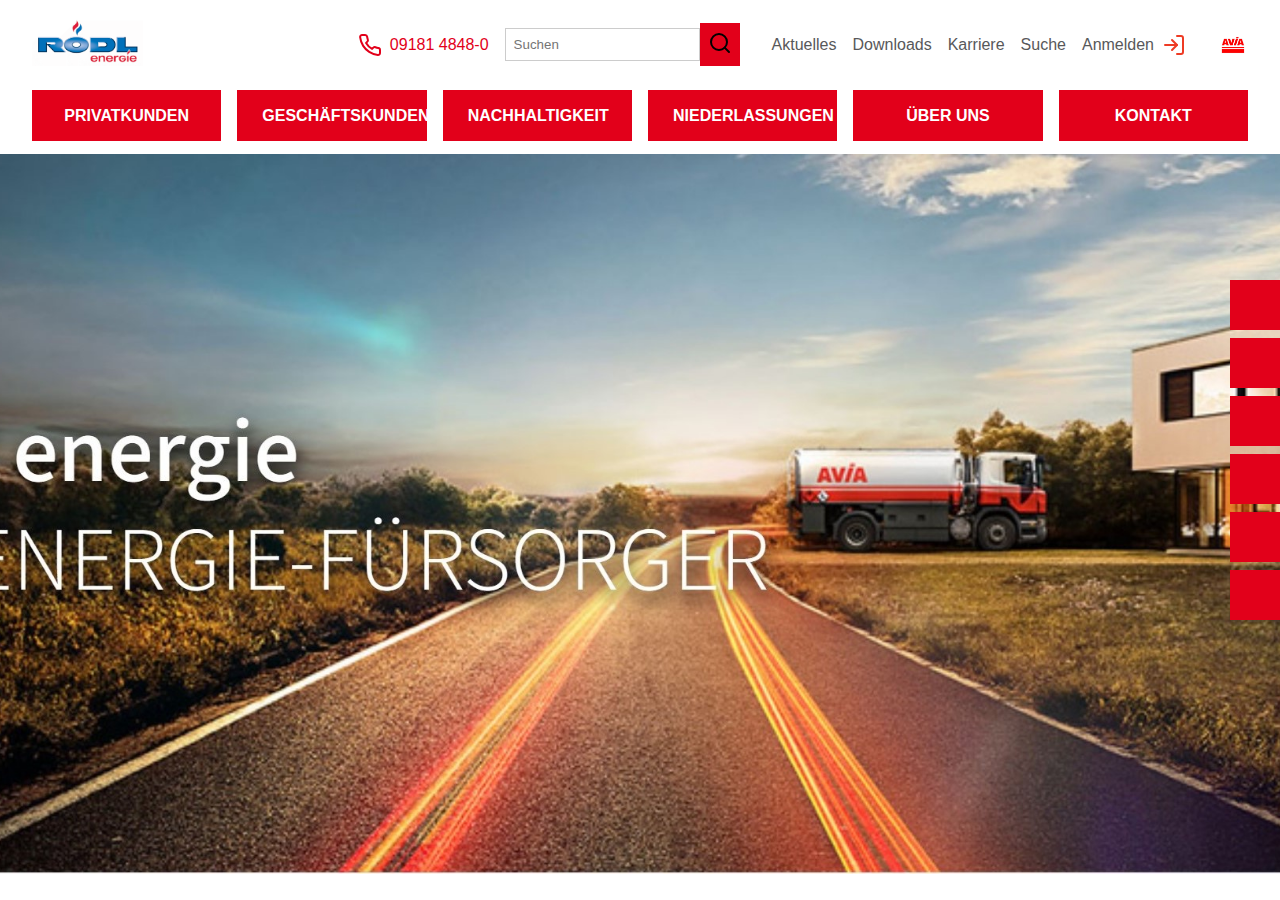
<file: customers_web/index.html>
<!DOCTYPE html>
<html lang="de">
<head>
    <meta charset="UTF-8">
    <meta name="viewport" content="width=device-width, initial-scale=1.0">
    <title>Rödl energie - Ihr Energie-Fürsorger</title>
    <link rel="stylesheet" href="styles.css">
</head>
<body>
    <header class="main-header">
        <div class="top-bar">
            <a href="/" class="logo">
                <img src="./assets/roedl-energie.png" alt="Rödl energie Logo">
            </a>
            <div class="top-right">
                <div class="contact-search">
                    <a href="tel:091814848-0" class="phone">
                        <svg xmlns="./assets/phone.svg" width="24" height="24" viewBox="0 0 24 24" fill="none" stroke="var(--primary-red)" stroke-width="2" stroke-linecap="round" stroke-linejoin="round"><path d="M22 16.92v3a2 2 0 0 1-2.18 2 19.79 19.79 0 0 1-8.63-3.07 19.5 19.5 0 0 1-6-6 19.79 19.79 0 0 1-3.07-8.67A2 2 0 0 1 4.11 2h3a2 2 0 0 1 2 1.72 12.84 12.84 0 0 0 .7 2.81 2 2 0 0 1-.45 2.11L8.09 9.91a16 16 0 0 0 6 6l1.27-1.27a2 2 0 0 1 2.11-.45 12.84 12.84 0 0 0 2.81.7A2 2 0 0 1 22 16.92z"></path></svg>
                        09181 4848-0
                    </a>
                    <div class="search-container">
                        <input type="text" placeholder="Suchen">
                        <button type="submit" class="search-btn">
                            <img src="./assets/search.svg" alt="Suchen">
                        </button>
                    </div>
                </div>
                <nav class="secondary-nav">
                    <ul>
                        <li><a href="/aktuelles">Aktuelles</a></li>
                        <li><a href="/downloads">Downloads</a></li>
                        <li><a href="/karriere">Karriere</a></li>
                        <li><a href="/suche">Suche</a></li>
                        <li><a href="./kundenportal_index.html" class="center">Anmelden<img src="./assets/log-in.svg" alt="Login" class="red-icon"></a></li>
                    </ul>
                </nav>
                <img src="./assets/avia_logo.png" alt="AVIA" class="avia-logo">
            </div>
        </div>
        <nav class="main-nav">
            <ul>
                <li class="nav-button"><a href="/privatkunden" >PRIVATKUNDEN</a></li>
                <li class="nav-button"><a href="/geschaeftskunden" >GESCHÄFTSKUNDEN</a></li>
                <li class="nav-button"><a href="/nachhaltigkeit" >NACHHALTIGKEIT</a></li>
                <li class="nav-button"><a href="/niederlassungen" >NIEDERLASSUNGEN</a></li>
                <li class="nav-button"><a href="/ueber-uns" >ÜBER UNS</a></li>
                <li class="nav-button"><a href="/kontakt" >KONTAKT</a></li>
            </ul>
        </nav>
    </header>

    <main class="hero">
        <aside class="social-sidebar">
            <a href="#" class="social-button facebook">Facebook</a>
            <a href="#" class="social-button youtube">YouTube</a>
            <a href="#" class="social-button email">E-Mail</a>
            <a href="#" class="social-button newsletter">Newsletter</a>
            <a href="#" class="social-button phone">Telefon</a>
            <a href="#" class="social-button emergency">24h Notdienst</a>
        </aside>
    </main>
</body>
</html>
</file>
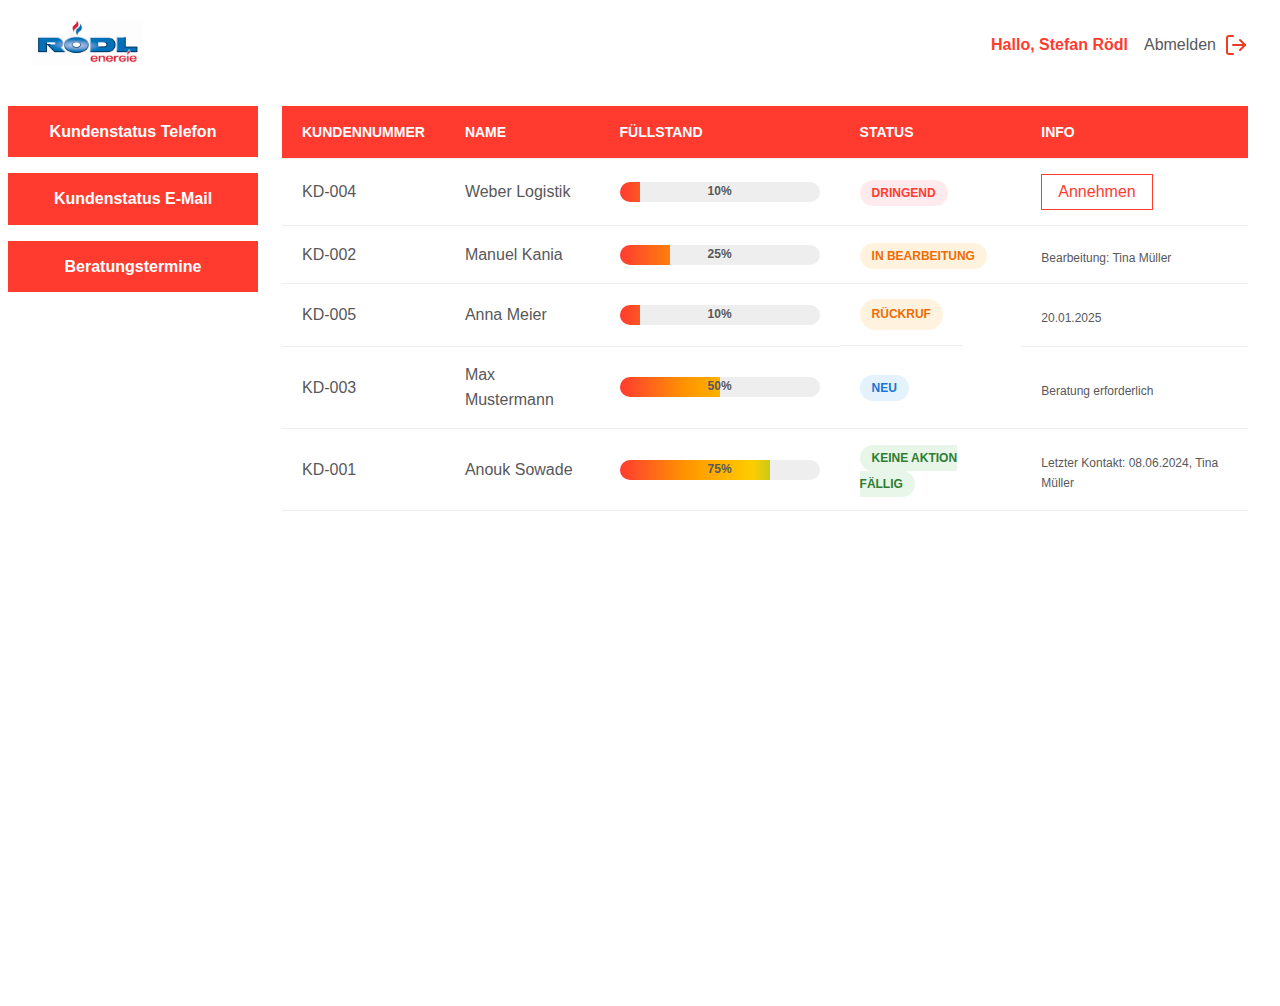
<file: employees_web/index.html>
<!DOCTYPE html>
<html lang="de">
<head>
    <meta charset="UTF-8">
    <meta name="viewport" content="width=device-width, initial-scale=1.0">
    <title>Rödl energie - Mitarbeiterportal</title>
    <link rel="stylesheet" href="styles.css">
</head>
<body>
    <header class="main-header">
        <div class="top-bar">
            <a href="/" class="logo">
                <img src="./assets/roedl-energie.png" alt="Rödl energie Logo">
            </a>
            <div class="top-right">
                <nav class="secondary-nav">
                    <ul>
                        <p class="user-name">Hallo, Stefan Rödl</p>
                        <li><a href="/logout" class="center">Abmelden<img src="./assets/log-out.svg" alt="Logout" class="red-icon"></a></li>
                    </ul>
                </nav>
            </div>
        </div>
    </header>

    <main class="mitarbeiterportal">
       <aside class="sidebar">
        <nav class="sidebar-nav">
            <ul>
                <li><a href="/">Kundenstatus Telefon</a></li>
                <li><a href="/">Kundenstatus E-Mail</a></li>
                <li><a href="/">Beratungstermine</a></li>
            </ul>
        </nav>
    </aside>

    <div class="content">
        <table class="customer-table">
            <thead>
                <tr>
                    <th>Kundennummer</th>
                    <th>Name</th>
                    <th>Füllstand</th>
                    <th>Status</th>
                    <th>Info</th>
                </tr>
            </thead>
            <tbody>
                <tr>
                    <td>KD-004</td>
                    <td>Weber Logistik</td>
                    <td>
                        <div class="fuel-gauge">
                                <div class="fuel-level-mask" style="width: 10%">
                                <div class="fuel-level"></div>
                                
                            </div>
                            <span>10%</span>
                        </div>
                    </td>
                    <td><span class="status urgent">Dringend</span></td>
                    <td><button onclick="document.getElementById('customerPopup').style.display='block'" class="show-popup-btn">Annehmen</button></td>
                </tr>
                <tr>
                    <td>KD-002</td>
                    <td>Manuel Kania</td>
                    <td>
                        <div class="fuel-gauge">
                            <div class="fuel-level-mask" style="width: 25%">
                            <div class="fuel-level"></div>
                            
                            </div>
                            <span>25%</span>
                        </div>
                    </td>
                    <td><span class="status pending">In Bearbeitung</span></td>
                    <td><p>Bearbeitung: Tina Müller</p></td>
                </tr>
                <tr>
                    <td>KD-005</td>
                    <td>Anna Meier</td>
                    <td>
                        <div class="fuel-gauge">
                            <div class="fuel-level-mask" style="width: 10%">
                            <div class="fuel-level"></div>
                            </div>
                            <span>10%</span>
                        </div>
                    </td>
                    <td class="column"><span class="status pending">Rückruf</span></td>
                    <td><p>20.01.2025</p></td>
                </tr>
                <tr>
                    <td>KD-003</td>
                    <td>Max Mustermann</td>
                    <td>
                        <div class="fuel-gauge">
                            <div class="fuel-level-mask" style="width: 50%">
                            <div class="fuel-level"></div>
                            </div>
                            <span>50%</span>
                        </div>
                    </td>
                    <td><span class="status new">Neu</span></td>
                    <td><p>Beratung erforderlich</p></td>
                </tr>
                <tr>
                    <td>KD-001</td>
                    <td>Anouk Sowade</td>
                    <td>
                        <div class="fuel-gauge">
                            <div class="fuel-level-mask" style="width: 75%">
                                <div class="fuel-level"></div>    
                            </div>
                            <span>75%</span>
                        </div>
                        </div>
                    </div>
                    </td>
                    <td><span class="status completed">Keine Aktion fällig</span></td>
                    <td><p>Letzter Kontakt: 08.06.2024, Tina Müller</p></td>
                </tr>
            </tbody>
        </table>
        <!-- Popup Container -->
    <div id="customerPopup" class="popup">
        <div class="popup-content">
            <div class="popup-header">
                <h2>Kundendetails</h2>
                <span class="close-btn" onclick="document.getElementById('customerPopup').style.display='none'">&times;</span>
            </div>

            <div class="popup-body">
                <div class="customer-info-grid">
                    <!-- Basis Informationen -->
                    <div class="info-section">
                        <h3>Basisinformationen</h3>
                        <div class="info-group">
                            <label>Kundennummer:</label>
                            <span>KD-001</span>
                        </div>
                        <div class="info-group">
                            <label>Firmenname:</label>
                            <span>Mustermann GmbH</span>
                        </div>
                        <div class="info-group">
                            <label>Status:</label>
                            <span class="status completed">Aktiv</span>
                        </div>
                    </div>

                    <!-- Adresse -->
                    <div class="info-section">
                        <h3>Adresse</h3>
                        <div class="info-group">
                            <label>Straße:</label>
                            <span>Musterstraße 123</span>
                        </div>
                        <div class="info-group">
                            <label>PLZ/Ort:</label>
                            <span>12345 Musterstadt</span>
                        </div>
                        <div class="info-group">
                            <label>Land:</label>
                            <span>Deutschland</span>
                        </div>
                    </div>

                    <!-- Kontaktdaten -->
                    <div class="info-section">
                        <h3>Kontaktdaten</h3>
                        <div class="info-group">
                            <label>Ansprechpartner:</label>
                            <span>Max Mustermann</span>
                        </div>
                        <div class="info-group">
                            <label>Telefon:</label>
                            <span>+49 123 456789</span>
                        </div>
                        <div class="info-group">
                            <label>E-Mail:</label>
                            <span>info@mustermann-gmbh.de</span>
                        </div>
                    </div>

                    <!-- Tank Details -->
                    <div class="info-section">
                        <h3>Tank-Details</h3>
                        <div class="info-group">
                            <label>Aktueller Füllstand:</label>
                            <div class="fuel-gauge">
                                 <div class="fuel-level-mask" style="width: 75%">
                                    <div class="fuel-level"></div>
                                </div>
                                <span>75%</span>
                            </div>
                        </div>
                        <div class="info-group">
                            <label>Tank-Kapazität:</label>
                            <span>10.000 Liter</span>
                        </div>
                        <div class="info-group">
                            <label>Letzte Befüllung:</label>
                            <span>15.01.2024</span>
                        </div>
                    </div>
                </div>

                <a href="">Daten bearbeiten</a>

                <!-- Letzte Bestellungen -->
                <div class="orders-section">
                    <h3>Letzte Bestellungen</h3>
                    <table class="orders-table">
                        <thead>
                            <tr>
                                <th>Datum</th>
                                <th>Bestellnummer</th>
                                <th>Menge</th>
                                <th>Status</th>
                            </tr>
                        </thead>
                        <tbody>
                            <tr>
                                <td>15.01.2024</td>
                                <td>BO-2024-001</td>
                                <td>5.000 L</td>
                                <td><span class="status completed">Geliefert</span></td>
                            </tr>
                            <tr>
                                <td>01.12.2023</td>
                                <td>BO-2023-089</td>
                                <td>7.500 L</td>
                                <td><span class="status completed">Geliefert</span></td>
                            </tr>
                            <tr>
                                <td>15.11.2023</td>
                                <td>BO-2023-076</td>
                                <td>6.000 L</td>
                                <td><span class="status completed">Geliefert</span></td>
                            </tr>
                        </tbody>
                    </table>
                </div>
            </div>
        </div>
    </div>
      
    </main>
    
    
</body>
</html>
</file>
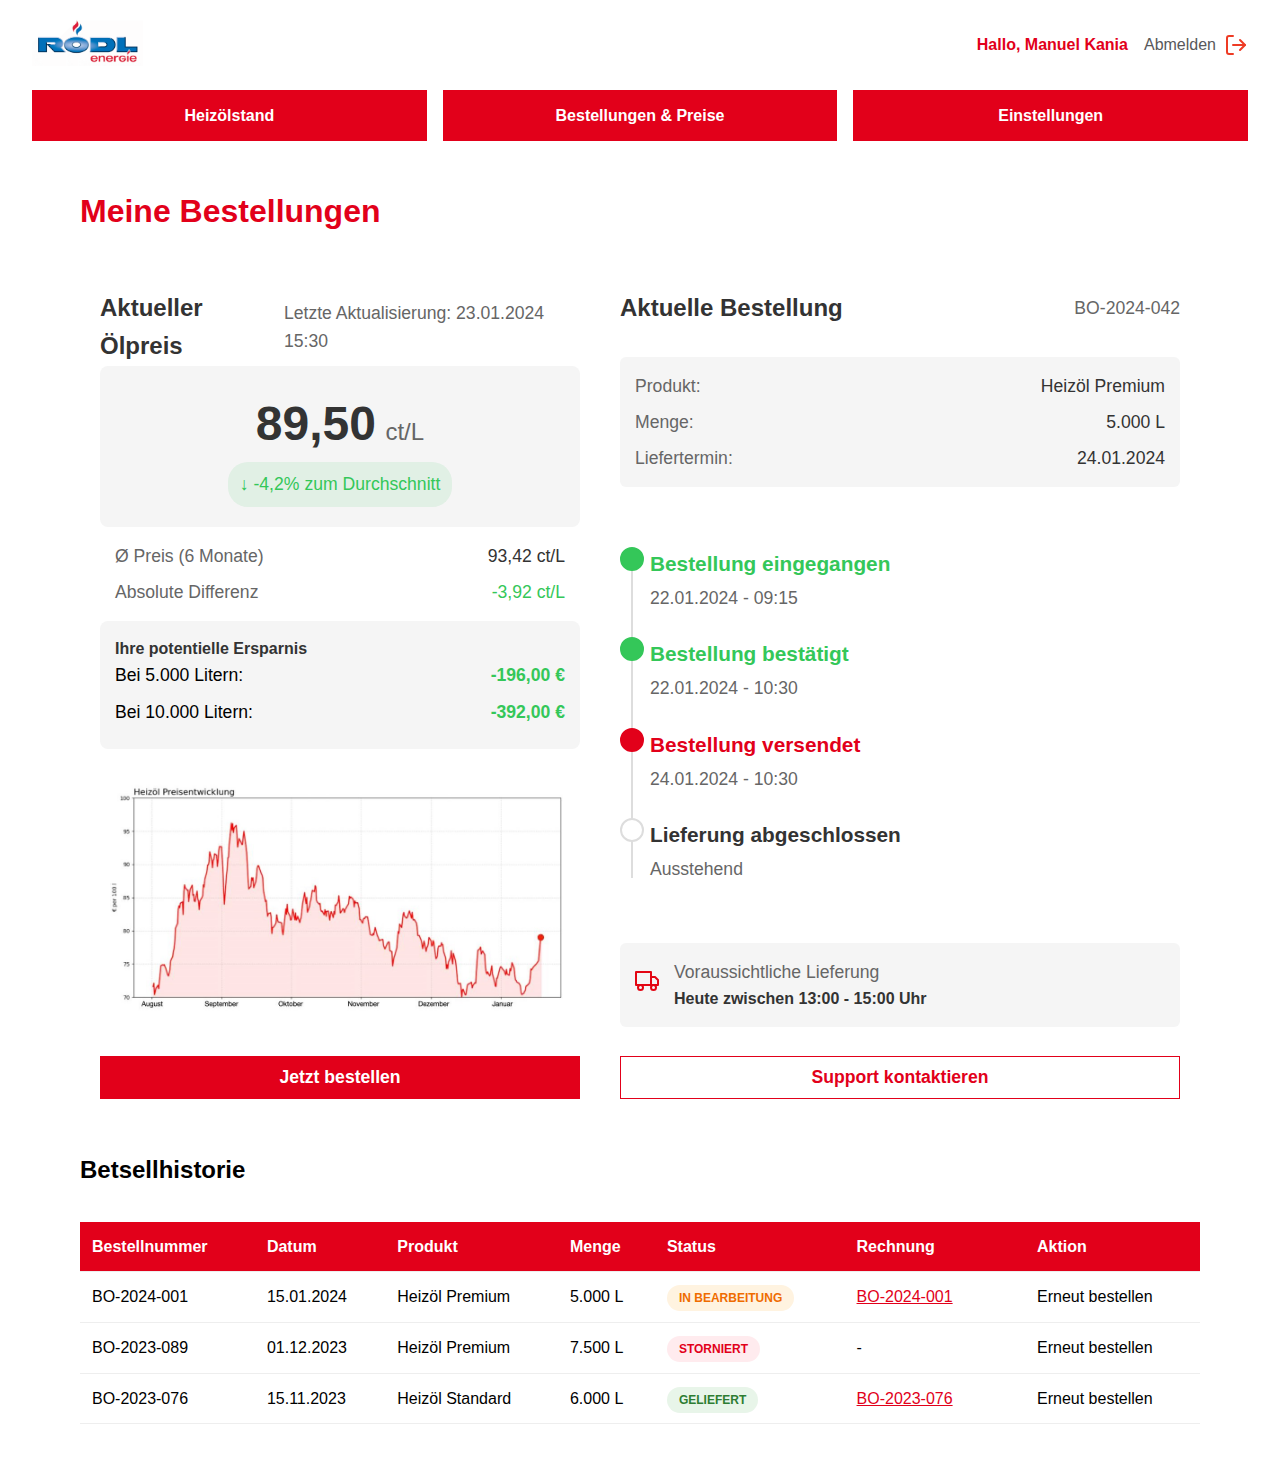
<file: customers_web/kundenportal_bestellungen.html>
<!DOCTYPE html>
<html lang="de">
<head>
    <meta charset="UTF-8">
    <meta name="viewport" content="width=device-width, initial-scale=1.0">
    <title>Rödl energie - Kundenportal</title>
    <link rel="stylesheet" href="bestellungen.css">
</head>
<body>
    <header class="main-header">
        <div class="top-bar">
            <a href="/" class="logo">
                <img src="./assets/roedl-energie.png" alt="Rödl energie Logo">
            </a>
            <div class="top-right">
                <nav class="secondary-nav">
                    <ul>
                        <p class="user-name">Hallo, Manuel Kania</p>
                        <li><a href="./index.html" class="center">Abmelden<img src="./assets/log-out.svg" alt="Logout" class="red-icon"></a></li>
                    </ul>
                </nav>
            </div>
        </div>
        <nav class="main-nav">
            <ul>
                <li class="nav-button"><a href="./kundenportal_index.html" >Heizölstand</a></li>
                <li class="nav-button"><a href="./kundenportal_bestellungen.html" >Bestellungen & Preise</a></li>
                <li class="nav-button"><a href="./kundenportal_einstellungen.html" >Einstellungen</a></li>
            </ul>
        </nav>
    </header>

    <main class="orders">
       
            <h1>Meine Bestellungen</h1>
            <div class="oil-price-and-current-order">
                <div class="price-widget">
                    <div class="widget-header">
                        <h3>Aktueller Ölpreis</h3>
                        <span class="update-time">Letzte Aktualisierung: 23.01.2024 15:30</span>
                    </div>
            
                    <div class="current-price-section">
                        <div class="price-display">
                            <span class="price">89,50</span>
                            <span class="currency">ct/L</span>
                        </div>
                        <div class="price-change decrease">
                            <span class="change-icon">↓</span>
                            <span class="change-value">-4,2%</span>
                            <span class="change-text">zum Durchschnitt</span>
                        </div>
                    </div>
            
                    <div class="comparison-section">
                        <div class="avg-price-info">
                            <div class="info-row">
                                <span class="label">Ø Preis (6 Monate)</span>
                                <span class="value">93,42 ct/L</span>
                            </div>
                            <div class="info-row">
                                <span class="label">Absolute Differenz</span>
                                <span class="value decrease">-3,92 ct/L</span>
                            </div>
                        </div>
            
                        <div class="savings-calculator">
                            <h4>Ihre potentielle Ersparnis</h4>
                            <div class="calculator-content">
                                <div class="calculation-row">
                                    <span>Bei 5.000 Litern:</span>
                                    <span class="savings decrease">-196,00 €</span>
                                </div>
                                <div class="calculation-row">
                                    <span>Bei 10.000 Litern:</span>
                                    <span class="savings decrease">-392,00 €</span>
                                </div>
                            </div>
                        </div>
                    </div>
            
                    <div class="price-chart">
                        <div class="chart-container">
                         <img src="./assets/Preisplot.jpeg" alt="Chart">
                        </div>
                    </div>
            
                    <div class="widget-footer">
                        <button class="order-btn">Jetzt bestellen</button>
                    </div>
                </div>
               

                <div class="order-status-widget">
                    <div class="widget-header">
                        <h3>Aktuelle Bestellung</h3>
                        <span class="order-number">BO-2024-042</span>
                    </div>
            
                    <div class="order-info">
                        <div class="info-row">
                            <span class="label">Produkt:</span>
                            <span class="value">Heizöl Premium</span>
                        </div>
                        <div class="info-row">
                            <span class="label">Menge:</span>
                            <span class="value">5.000 L</span>
                        </div>
                        <div class="info-row">
                            <span class="label">Liefertermin:</span>
                            <span class="value">24.01.2024</span>
                        </div>
                    </div>
            
                    <div class="status-timeline">
                        <div class="timeline-item completed">
                            <div class="timeline-dot"></div>
                            <div class="timeline-content">
                                <h4>Bestellung eingegangen</h4>
                                <p>22.01.2024 - 09:15</p>
                            </div>
                        </div>
                        <div class="timeline-item completed">
                            <div class="timeline-dot"></div>
                            <div class="timeline-content">
                                <h4>Bestellung bestätigt</h4>
                                <p>22.01.2024 - 10:30</p>
                            </div>
                        </div>
                        <div class="timeline-item active">
                            <div class="timeline-dot"></div>
                            <div class="timeline-content">
                                <h4>Bestellung versendet</h4>
                                <p>24.01.2024 - 10:30</p>
                            </div>
                        </div>
                        <div class="timeline-item">
                            <div class="timeline-dot"></div>
                            <div class="timeline-content">
                                <h4>Lieferung abgeschlossen</h4>
                                <p>Ausstehend</p>
                            </div>
                        </div>
                    </div>
            
                    <div class="delivery-estimate">
                        <div class="estimate-icon">
                            <svg xmlns="http://www.w3.org/2000/svg" width="24" height="24" viewBox="0 0 24 24" fill="none" stroke="#E30613" stroke-width="2" stroke-linecap="round" stroke-linejoin="round">
                                <rect x="1" y="3" width="15" height="13"></rect>
                                <polygon points="16 8 20 8 23 11 23 16 16 16 16 8"></polygon>
                                <circle cx="5.5" cy="18.5" r="2.5"></circle>
                                <circle cx="18.5" cy="18.5" r="2.5"></circle>
                            </svg>
                        </div>
                        <div class="estimate-text">
                            <p>Voraussichtliche Lieferung</p>
                            <strong>Heute zwischen 13:00 - 15:00 Uhr</strong>
                        </div>
                    </div>
            
                    <div class="widget-footer">
                        <button class="contact-btn">Support kontaktieren</button>
                    </div>
                </div>
            </div>


            <h2>Betsellhistorie</h2>

            <div class="table-container">
                <table class="orders-table">
                    <thead>
                        <tr>
                            <th>Bestellnummer</th>
                            <th>Datum</th>
                            <th>Produkt</th>
                            <th>Menge</th>
                            <th>Status</th>
                            <th>Rechnung</th>
                            <th>Aktion</th>                         
                        </tr>
                    </thead>
                    <tbody>
                        <tr>
                            <td>BO-2024-001</td>
                            <td>15.01.2024</td>
                            <td>Heizöl Premium</td>
                            <td>5.000 L</td>
                            <td><span class="status pending">In Bearbeitung</span></td>
                            
                            <td>
                                <a href="" class="download-receipt">BO-2024-001</a>
                            </td>
                            <td>
                                <a href="" class="order-again">Erneut bestellen</a>
                            </td>
                        </tr>
                        <tr>
                            <td>BO-2023-089</td>
                            <td>01.12.2023</td>
                            <td>Heizöl Premium</td>
                            <td>7.500 L</td>
                            <td><span class="status urgent">Storniert</span></td>
                            <td>
                               -
                            </td>
                            <td>
                                <a href="" class="order-again">Erneut bestellen</a>
                            </td>
                           
                        </tr>
                        <tr>
                            <td>BO-2023-076</td>
                            <td>15.11.2023</td>
                            <td>Heizöl Standard</td>
                            <td>6.000 L</td>
                            <td><span class="status completed">Geliefert</span></td>
                            <td>
                                <a href="" class="download-receipt">BO-2023-076</a>
                            </td>
                            <td>
                                <a href="" class="order-again">Erneut bestellen</a>
                            </td>
                            
                        </tr>
                    </tbody>
                </table>
            </div>
    </main>  
</body>
</html>
</file>
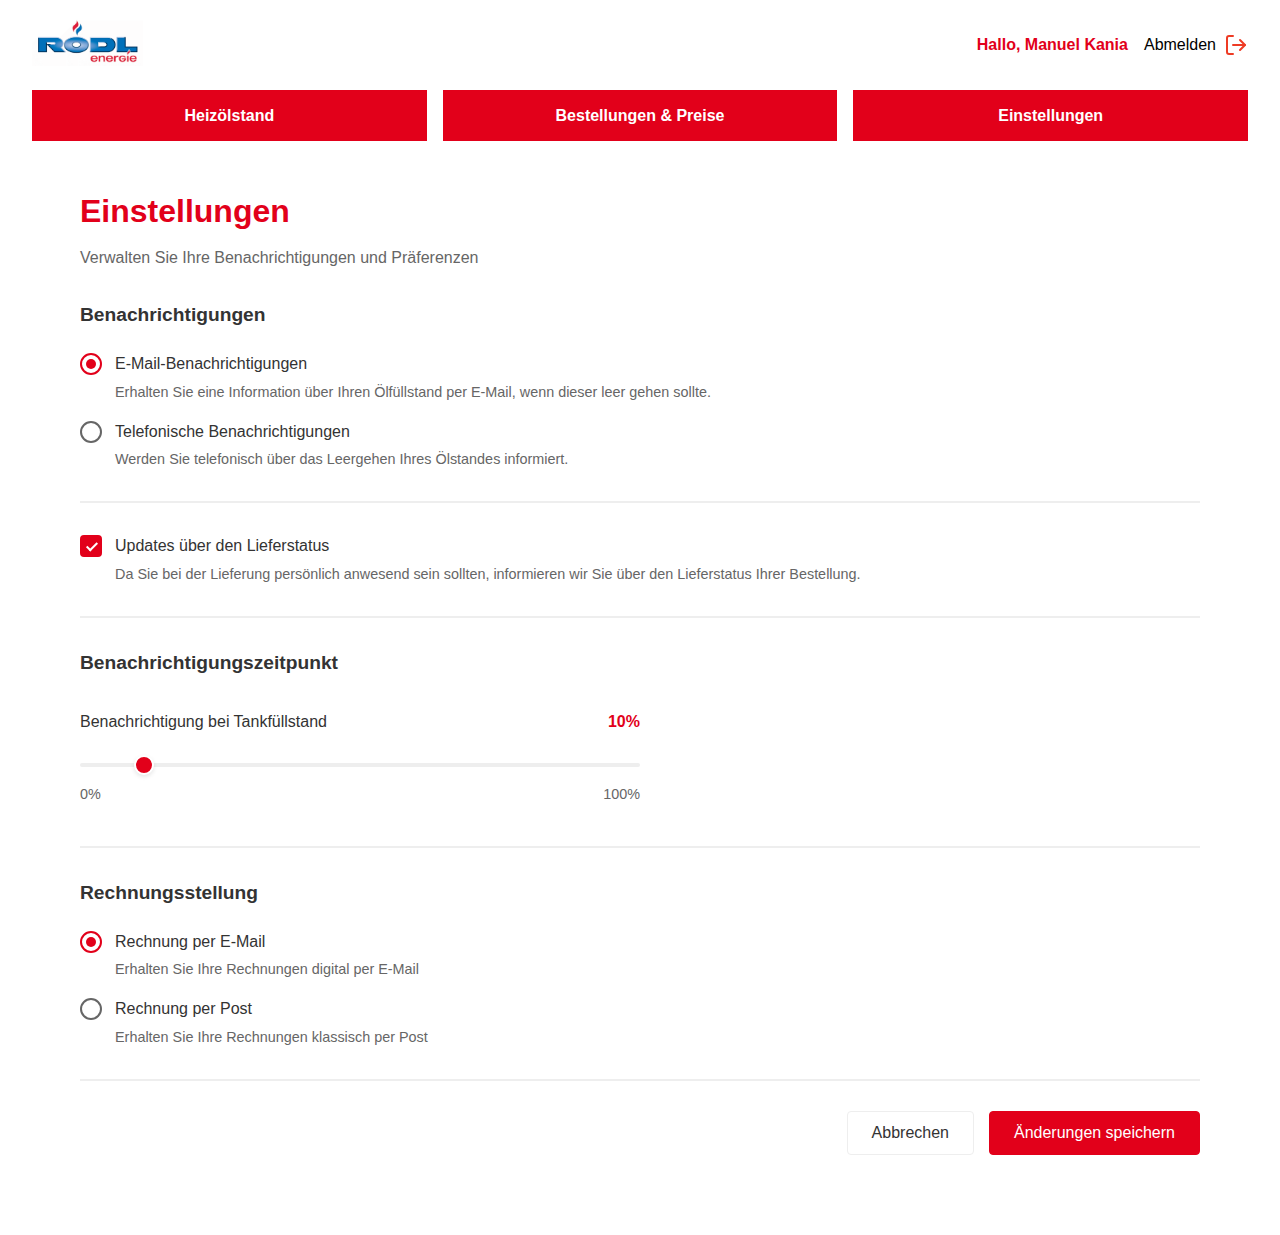
<file: customers_web/kundenportal_einstellungen.html>
<!DOCTYPE html>
<html lang="de">
<head>
    <meta charset="UTF-8">
    <meta name="viewport" content="width=device-width, initial-scale=1.0">
    <title>Rödl energie - Kundeneinstellungen</title>
    <link rel="stylesheet" href="einstellungen.css">
</head>
<body>
    <header class="main-header">
        <div class="top-bar">
            <a href="/" class="logo">
                <img src="./assets/roedl-energie.png" alt="Rödl energie Logo">
            </a>
            <div class="top-right">
                <nav class="secondary-nav">
                    <ul>
                        <p class="user-name">Hallo, Manuel Kania</p>
                        <li><a href="./index.html" class="center">Abmelden<img src="./assets/log-out.svg" alt="Logout" class="red-icon"></a></li>
                    </ul>
                </nav>
            </div>
        </div>
        <nav class="main-nav">
            <ul>
                <li class="nav-button"><a href="./kundenportal_index.html" >Heizölstand</a></li>
                <li class="nav-button"><a href="./kundenportal_bestellungen.html" >Bestellungen & Preise</a></li>
                <li class="nav-button"><a href="./kundenportal_einstellungen.html" >Einstellungen</a></li>
            </ul>
        </nav>
    </header>

    <main class="settings-container">
        <div class="settings-header">
            <h1>Einstellungen</h1>
            <p class="subtitle">Verwalten Sie Ihre Benachrichtigungen und Präferenzen</p>
        </div>

        <form class="settings-form">
            <!-- Benachrichtigungen -->
            <div class="settings-section">
                <h2>Benachrichtigungen</h2>
                <div class="settings-group">
                    <label class="radio-container">
                        <input type="radio" name="notification_preference" value="email" checked>
                        <span class="radio-mark"></span>
                        <div class="label-content">
                            <span class="label-title">E-Mail-Benachrichtigungen</span>
                            <span class="label-description">Erhalten Sie eine Information über Ihren Ölfüllstand per E-Mail, wenn dieser leer gehen sollte.</span>
                        </div>
                    </label>

                    <label class="radio-container">
                        <input type="radio" name="notification_preference" value="phone">
                        <span class="radio-mark"></span>
                        <div class="label-content">
                            <span class="label-title">Telefonische Benachrichtigungen</span>
                            <span class="label-description">Werden Sie telefonisch über das Leergehen Ihres Ölstandes informiert.</span>
                        </div>
                    </label>
                </div>
            </div>

            <div class="settings-section">
                <div class="settings-group">
                    <label class="checkbox-container">
                        <input type="checkbox" name="delivery_status_notifications" checked>
                        <span class="checkmark"></span>
                        <div class="label-content">
                            <span class="label-title">Updates über den Lieferstatus</span>
                            <span class="label-description">Da Sie bei der Lieferung persönlich anwesend sein sollten, informieren wir Sie über den Lieferstatus Ihrer Bestellung.</span>
                        </div>
                    </label>
                </div>
            </div>

            <div class="settings-section">
                <h2>Benachrichtigungszeitpunkt</h2>
                <div class="settings-group">
                    <div class="slider-container">
                        <div class="slider-header">
                            <label for="tank_level">Benachrichtigung bei Tankfüllstand</label>
                            <span class="slider-value">10%</span>
                        </div>
                        <input 
                            type="range" 
                            id="tank_level" 
                            name="tank_level" 
                            min="0" 
                            max="100" 
                            value="10"
                            class="slider"
                            oninput="this.parentNode.querySelector('.slider-value').textContent = this.value + '%'"
                        >
                        <div class="slider-labels">
                            <span>0%</span>
                            <span>100%</span>
                        </div>
                    </div>
                </div>
            </div>

            <!-- Rechnungsstellung -->
            <div class="settings-section">
                <h2>Rechnungsstellung</h2>
                <div class="settings-group">
                    <label class="radio-container">
                        <input type="radio" name="billing_preference" value="email" checked>
                        <span class="radio-mark"></span>
                        <div class="label-content">
                            <span class="label-title">Rechnung per E-Mail</span>
                            <span class="label-description">Erhalten Sie Ihre Rechnungen digital per E-Mail</span>
                        </div>
                    </label>

                    <label class="radio-container">
                        <input type="radio" name="billing_preference" value="post">
                        <span class="radio-mark"></span>
                        <div class="label-content">
                            <span class="label-title">Rechnung per Post</span>
                            <span class="label-description">Erhalten Sie Ihre Rechnungen klassisch per Post</span>
                        </div>
                    </label>
                </div>
            </div>

            <!-- Aktionsbuttons -->
            <div class="settings-actions">
                <button type="button" class="cancel-btn">Abbrechen</button>
                <button type="submit" class="save-btn">Änderungen speichern</button>
            </div>
        </form>
    </main>

</body>
</html>
</file>
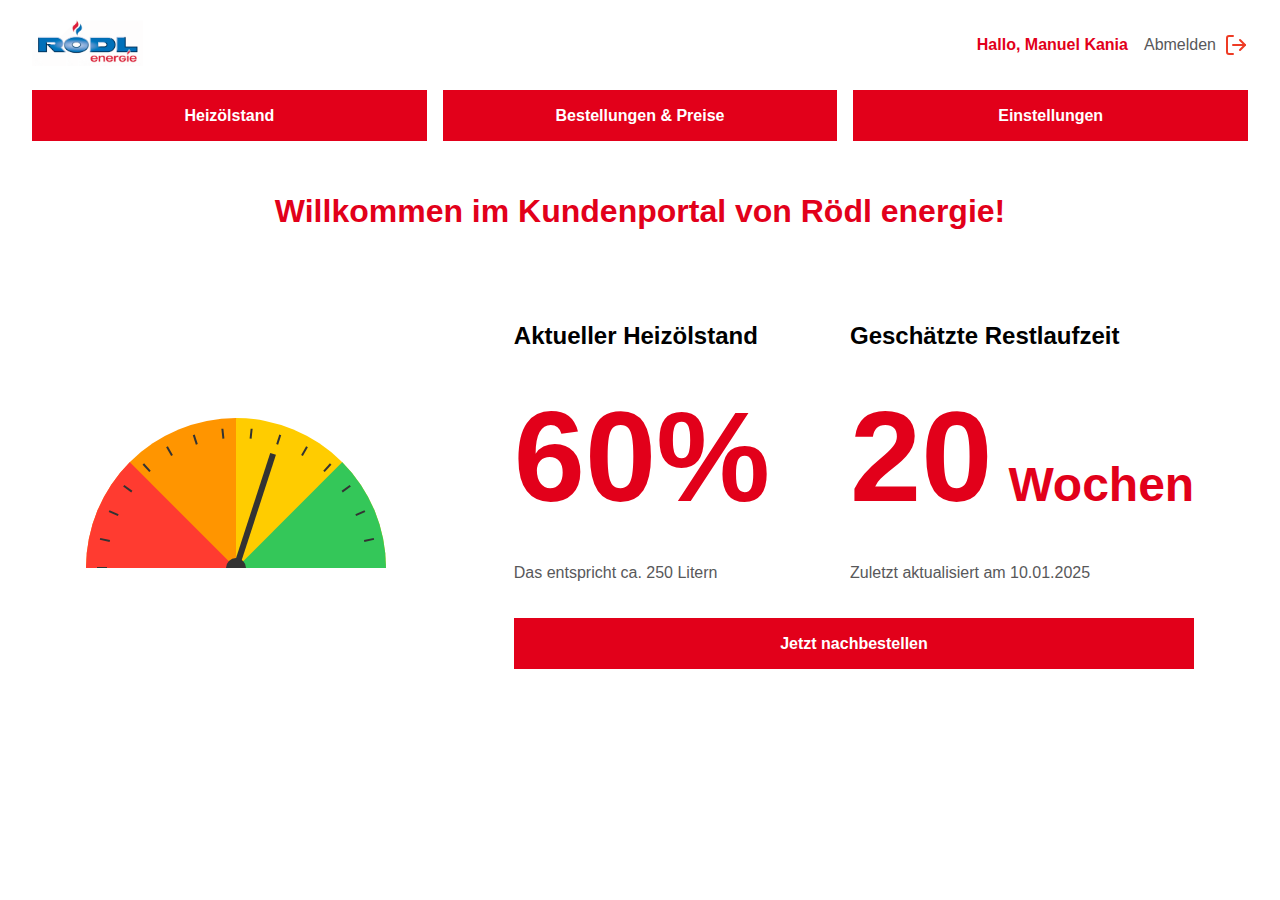
<file: customers_web/kundenportal_index.html>
<!DOCTYPE html>
<html lang="de">
<head>
    <meta charset="UTF-8">
    <meta name="viewport" content="width=device-width, initial-scale=1.0">
    <title>Rödl energie - Kundenportal</title>
    <link rel="stylesheet" href="styles.css">
</head>
<body>
    <header class="main-header">
        <div class="top-bar">
            <a href="/" class="logo">
                <img src="./assets/roedl-energie.png" alt="Rödl energie Logo">
            </a>
            <div class="top-right">
                <nav class="secondary-nav">
                    <ul>
                        <p class="user-name">Hallo, Manuel Kania</p>
                        <li><a href="./index.html" class="center">Abmelden<img src="./assets/log-out.svg" alt="Logout" class="red-icon"></a></li>
                    </ul>
                </nav>
            </div>
        </div>
        <nav class="main-nav">
            <ul>
                <li class="nav-button"><a href="./kundenportal_index.html" >Heizölstand</a></li>
                <li class="nav-button"><a href="./kundenportal_bestellungen.html" >Bestellungen & Preise</a></li>
                <li class="nav-button"><a href="/setting" >Einstellungen</a></li>
            </ul>
        </nav>
    </header>

    <main class="kundenportal">
        <h1>Willkommen im Kundenportal von Rödl energie!</h1>
        
        <div class="oil-stand">
            <div class="oil-stand-container">
            <div class="fuel-gauge">
                <div class="gauge-body">
                    <!-- Color segments -->
                    <div class="segment red"></div>
                    <div class="segment orange"></div>
                    <div class="segment yellow"></div>
                    <div class="segment green"></div>
                    
                    <!-- Tick marks -->
                    <div class="tick-marks">
                        <div class="tick"></div>
                        <div class="tick"></div>
                        <div class="tick"></div>
                        <div class="tick"></div>
                        <div class="tick"></div>
                        <div class="tick"></div>
                        <div class="tick"></div>
                        <div class="tick"></div>
                        <div class="tick"></div>
                        <div class="tick"></div>
                        <div class="tick"></div>
                        <div class="tick"></div>
                        <div class="tick"></div>
                        <div class="tick"></div>
                        <div class="tick"></div>
                    </div>
    
    
                    <!-- Needle -->
                    <div class="needle"></div>
                    <div class="needle-center"></div>
                </div>
            </div>
        </div>
        <div class="column">
            <div class="row">
                <div class="oil-stand-text">
                    <h2>Aktueller Heizölstand</h2>
                    <p class="oil-stand-percentage">60%</p>
                    <p>Das entspricht ca. 250 Litern</p>
                       
                </div>
                <div class="oil-stand-text">
                    <h2>Geschätzte Restlaufzeit</h2>
                    <div class="oil-stand-time">
                    <p class="oil-stand-percentage">20</p>
                    <p class="oil-stand-weeks">Wochen</p>
                    </div>
                    <p>Zuletzt aktualisiert am 10.01.2025</p>
                </div>
            </div>
            <a href="/bestellen" class="button">Jetzt nachbestellen</a>
        </div>
    </main>
    
    <script>
        const needle = document.querySelector('.needle');
        const input = document.getElementById('fuel-level');

        function updateNeedle(value) {
            // Convert percentage to degrees (0% = -90deg, 100% = 90deg)
            const degrees = (value / 100) * 180 - 90;
            needle.style.transform = `rotate(${degrees}deg)`;
        }

        // Initial position
        updateNeedle(60);

        // Update on input change
        input.addEventListener('input', (e) => {
            const value = Math.min(Math.max(0, e.target.value), 100);
            updateNeedle(value);
        });
    </script>
</body>
</html>
</file>
<file: customers_web/styles.css>
:root {
    --primary-red: #E2001A;
    --text-gray: #58585A;
}

* {
    margin: 0;
    padding: 0;
    box-sizing: border-box;
}

body {
    font-family: Arial, sans-serif;
    line-height: 1.6;
}

.main-header {
    padding: 1rem 2rem;
    background: white;
}

.top-bar {
    display: flex;
    justify-content: space-between;
    align-items: center;
    margin-bottom: 1rem;
}

.logo img {
    height: 50px;
}

.top-right {
    display: flex;
    align-items: center;
    gap: 2rem;
}

.contact-search {
    display: flex;
    gap: 1rem;
    align-items: center;
}

.phone {
    color: var(--primary-red);
    text-decoration: none;
    display: flex;
    align-items: center;
    gap: 0.5rem;
}

.search-container {
    display: flex;
    align-items: center;
}

.search-container input {
    padding: 0.5rem;
    border: 1px solid #ccc;
}

.search-btn {
    background: var(--primary-red);
    border: none;
    padding: 0.5rem;
    cursor: pointer;
}

.secondary-nav ul {
    display: flex;
    list-style: none;
    gap: 1rem;
}

.secondary-nav a {
    color: var(--text-gray);
    text-decoration: none;
}

.avia-logo {
    height: 30px;
}

.main-nav ul {
    display: flex;
    flex-direction: row;
    list-style: none;
    position: relative;
}

.nav-button a{
    background: var(--primary-red);
    color: white;
    text-decoration: none;
    padding: 0.75rem 1.5rem;
    font-weight: bold;
    border: 1px solid var(--primary-red);
    transition: all 0.3s ease;
    position: absolute;
    width: 100%;
    text-align: center;
}

.nav-button{
    flex: 1;
    position: relative;
    margin: 0 0.5rem;
}

.button {
    background: var(--primary-red);
    color: white;
    text-decoration: none;
    padding: 0.75rem 1.5rem;
    font-weight: bold;
    border: 1px solid var(--primary-red);
    width: 100%;
    text-align: center;
}

.button:hover {
    background: white;
    color: var(--primary-red);
    transition: all 0.3s ease;
}

.nav-button a:hover {
    background: white;
    color: var(--primary-red);
    transition: all 0.3s ease;
}

.nav-button a:active {
    background: var(--primary-red);
    color: white;
    transition: all 0.3s ease;
}

.nav-button:first-child {
    margin-left: 0;
}

.nav-button:last-child {
    margin-right: 0;
}

.hero {
    height: 80vh;
    background-image: url('./assets/titelbild.jpg');
    background-size: cover;
    background-position: center;
    position: relative;
    display: flex;
    align-items: center;
    justify-content: center;
    margin-top: 3rem;
}

.hero-content {
    text-align: left;
    color: white;
    padding: 2rem;
}

.hero-content h1 {
    font-size: 4rem;
    margin-bottom: 1rem;
}

.hero-content h2 {
    font-size: 2.5rem;
    font-weight: normal;
}

.social-sidebar {
    position: fixed;
    right: 0;
    top: 50%;
    transform: translateY(-50%);
    display: flex;
    flex-direction: column;
    gap: 0.5rem;
}

.social-button {
    background: var(--primary-red);
    color: white;
    text-decoration: none;
    padding: 0.75rem;
    display: flex;
    align-items: center;
    justify-content: center;
    width: 50px;
    height: 50px;
    font-size: 0;
}

.center {
    display: flex;
    align-items: center;
    justify-content: center;
    gap: 0.5rem;
}
.red-icon {
    filter: invert(27%) sepia(51%) saturate(2878%) hue-rotate(346deg) brightness(104%) contrast(97%);
}

.user-name {
    font-weight: bold;
    color: var(--primary-red);
}

.kundenportal {
    padding: 5rem 5rem;
    display: flex;
    flex-direction: column;
    justify-content: start;
    align-items: center;
    gap: 5rem;
}

.kundenportal h1 {
    color: var(--primary-red);
}

.oil-stand {
    display: flex;
    flex-direction: row;
    align-items: center;
    justify-content: start;
    gap: 8rem;
}

.oil-stand-text {
    display: flex;
    flex-direction: column;
    align-items: start;
    justify-content: start;
    justify-content: space-between;
    height: 100%;
}

.oil-stand-text p {
    color: var(--text-gray);
}

.oil-stand-text .oil-stand-percentage {
    font-size: 8rem;
    font-weight: bold;
    color: var(--primary-red);
}

.fuel-gauge {
    width: 300px;
    height: 150px;
    position: relative;
}

.gauge-body {
    width: 100%;
    height: 100%;
    position: relative;
    overflow: hidden;
    border-radius: 150px 150px 0 0;
}

/* Color segments */
.segment {
    position: absolute;
    width: 100%;
    height: 120%;
}

.segment.red {
    background: #ff3b30;
    transform: translate(-25%, 30%) rotate(-45deg);
    width: 50%;
    z-index: 1;
}

.segment.orange {
    background: #ff9500;
    width: 50%;
}

.segment.yellow {
    background: #ffcc00;
    width: 50%;
    transform: translate(100%, 0);
}

.segment.green {
    background: #34c759;
     transform: translate(125%, 30%) rotate(45deg);
    width: 50%;
    z-index: 1;
}

/* Tick marks */
.tick-marks {
    position: absolute;
    width: 100%;
    height: 100%;
    top: 0;
    left: 0;
}

.tick {
    position: absolute;
    width: 2px;
    height: 10px;
    background: #333;
    left: 50%;
    top: 10px;
    transform-origin: 50% 140px;
    z-index: 5;
}

/* Generate tick marks */
.tick:nth-child(1) { transform: rotate(-90deg); }
.tick:nth-child(2) { transform: rotate(-78deg); }
.tick:nth-child(3) { transform: rotate(-66deg); }
.tick:nth-child(4) { transform: rotate(-54deg); }
.tick:nth-child(5) { transform: rotate(-42deg); }
.tick:nth-child(6) { transform: rotate(-30deg); }
.tick:nth-child(7) { transform: rotate(-18deg); }
.tick:nth-child(8) { transform: rotate(-6deg); }
.tick:nth-child(9) { transform: rotate(6deg); }
.tick:nth-child(10) { transform: rotate(18deg); }
.tick:nth-child(11) { transform: rotate(30deg); }
.tick:nth-child(12) { transform: rotate(42deg); }
.tick:nth-child(13) { transform: rotate(54deg); }
.tick:nth-child(14) { transform: rotate(66deg); }
.tick:nth-child(15) { transform: rotate(78deg); }

/* Needle */
.needle {
    position: absolute;
    width: 2%;
    height: 120px;
    background: #333;
    left: 49%;
    bottom: 0;
    transform-origin: bottom center;
    transform: rotate(-90deg);
    transition: transform 0.3s ease;
    z-index: 5;
}

.needle-center {
    position: absolute;
    width: 20px;
    height: 20px;
    background: #333;
    border-radius: 50%;
    left: 50%;
    bottom: 0;
    transform: translate(-50%, 50%);
    z-index: 5;
}

/* Controls */
.controls {
    margin-top: 20px;
}

.oil-stand-container {
    display: flex;
    flex-direction: column;
    align-items: start;
    justify-content: start;
    gap: 1rem;
}
.oil-stand-time {
    font-size: 2rem;
    font-weight: bold;
    color: var(--primary-red);
    display: flex;
    flex-direction: row;
    align-items: baseline;
    justify-content: start;
    gap: 0.5rem;
}

.oil-stand-time .oil-stand-weeks {
    font-size: 3rem;
    font-weight: bold;
    color: var(--primary-red);
    margin-left: 0.5rem;
}

.oil-stand-text a {
    margin-top: 2rem;
}

.column {
    display: flex;
    flex-direction: column;
    align-items: start;
    justify-content: start;
    gap: 2rem;
}

.row {
    display: flex;
    flex-direction: row;
    align-items: start;
    justify-content: start;
    gap: 5rem;
}

@media (max-width: 1024px) {
    .main-nav ul {
        flex-wrap: wrap;
    }
    
    .hero-content h1 {
        font-size: 3rem;
    }
    
    .hero-content h2 {
        font-size: 2rem;
    }
}

@media (max-width: 768px) {
    .top-bar {
        flex-direction: column;
        gap: 1rem;
    }
    
    .secondary-nav ul {
        flex-wrap: wrap;
        justify-content: center;
    }
    
    .social-sidebar {
        display: none;
    }
}
</file>
<file: employees_web/styles.css>
:root {
    --primary-red: #ff3b30;
    --text-gray: #58585A;
    --orange: #ff9500;
    --yellow: #ffcc00;
    --green: #34c759;
}

* {
    margin: 0;
    padding: 0;
    box-sizing: border-box;
}

body {
    font-family: Arial, sans-serif;
    line-height: 1.6;
}

.main-header {
    padding: 1rem 2rem;
    background: white;
}

.top-bar {
    display: flex;
    justify-content: space-between;
    align-items: center;
    margin-bottom: 1rem;
}

.top-right {
    display: flex;
    align-items: center;
    gap: 2rem;
}

.logo img {
    height: 50px;
}

.secondary-nav ul {
    display: flex;
    list-style: none;
    gap: 1rem;
}

.secondary-nav a {
    color: var(--text-gray);
    text-decoration: none;
}

.red-icon {
    filter: invert(27%) sepia(51%) saturate(2878%) hue-rotate(346deg) brightness(104%) contrast(97%);
}

.user-name {
    font-weight: bold;
    color: var(--primary-red);
}

.center {
    display: flex;
    align-items: center;
    justify-content: center;
    gap: 0.5rem;
}

.mitarbeiterportal {
    display: flex;
    flex-direction: row;
}

.sidebar {
    width: 250px;
    height: 100vh;
}

.sidebar-nav{
    width: 100%;
    flex: 1;
    position: relative;
    margin: 0 0.5rem;
    display: flex;
    flex-direction: column;
}

.sidebar-nav ul {
    display: flex;
    flex-direction: column;
    list-style: none;
    width: 100%;
    position: relative;
}


.sidebar-nav li {
    margin-bottom: 1rem;
    width: 100%;
    position: relative;
    display: flex;
    flex-direction: row;
}

.sidebar-nav ul li a{
    background: var(--primary-red);
    color: white;
    text-decoration: none;
    padding: 0.75rem 1.5rem;
    font-weight: bold;
    border: 1px solid var(--primary-red);
    transition: all 0.3s ease;
    width: 100%;
    text-align: center;
    position: relative;
    display: flex;
    flex-direction: row;
    align-items: center;
    justify-content: center;
}

.sidebar-nav a:hover {
    background: white;
    color: var(--primary-red);
    transition: all 0.3s ease;
}

.sidebar-nav a:active {
    background: var(--primary-red);
    color: white;
    transition: all 0.3s ease;
}

.content {
    flex: 1;
    margin: 0 2rem;
    color: white;
    display: flex;
    flex-direction: column;
    align-items: center;
    justify-content: start;
  
}

.customer-table {
    width: 100%;
    border-collapse: collapse;
}

.customer-table th,
.customer-table td {
    padding: 15px 20px;
    text-align: left;
    border-bottom: 1px solid #eee;
}

.customer-table th {
    background: var(--primary-red);
    color: var(--white);
    font-weight: bold;
    text-transform: uppercase;
    font-size: 14px;
}

.customer-table td {
    color: var(--text-gray);
}

.customer-table td button{
    color: var(--primary-red);
    background-color: white;
    text-decoration: none;
    padding: 0.5rem 1rem;
    border: 1px solid var(--primary-red);
    transition: all 0.3s ease;
}

.customer-table td button:hover{
    background-color: var(--primary-red);
    color: white;
    transition: all 0.3s ease;
}


.customer-table td p{
    font-size: 12px;
    color: var(--text-gray);
    width: 100%;
    text-align: left;
    margin-top: 0.5rem;
}

.customer-table tr:hover {
    background: #f9f9f9;
}

/* Füllstandsanzeige */
.fuel-gauge {
    width: 200px;
    height: 20px;
    background: #eee;
    border-radius: 10px;
    overflow: hidden;
    position: relative;
}

.fuel-level{
    height: 100%;
    position: relative;
    background: linear-gradient(90deg, var(--primary-red) 0%, var(--orange) 33%, var(--yellow) 66%, var(--green) 100%);
    width: 200px;
}

.fuel-level-mask{
    height: 100%;
    transition: width 0.3s ease;
    position: relative;
    overflow: hidden;
}

.fuel-gauge span {
    position: absolute;
    left: 50%;
    top: 50%;
    transform: translate(-50%, -50%);
    color: var(--text-dark);
    font-size: 12px;
    font-weight: bold;
    width: 200px;
    text-align: center;
}

/* Status Styles */
.status {
    padding: 6px 12px;
    border-radius: 20px;
    font-size: 12px;
    font-weight: bold;
    text-transform: uppercase;
    width: fit-content;
}

.status.completed {
    background: #e8f5e9;
    color: #2e7d32;
}

.status.pending {
    background: #fff3e0;
    color: #ef6c00;
}

.status.new {
    background: #e3f2fd;
    color: #1976d2;
}

.status.urgent {
    background: #ffebee;
    color: var(--primary-red);
}

.column{
    display: flex;
    flex-direction: row;
    align-items: center;
    justify-content: center;
    width: fit-content;
}


/* Popup Styles */
.popup {
    display: none;
    position: fixed;
    top: 0;
    left: 0;
    width: 100%;
    height: 100%;
    background-color: rgba(0, 0, 0, 0.5);
    z-index: 1000;
}

.popup-content {
    position: relative;
    background-color: white;
    margin: 2% auto;
    width: 90%;
    max-width: 1200px;
    max-height: 95vh;
    border-radius: 8px;
    box-shadow: 0 4px 6px rgba(0, 0, 0, 0.1);
    overflow-y: auto;
}

.popup-header {
    padding: 20px;
    background-color: var(--primary-red);
    color: var(--white);
    display: flex;
    justify-content: space-between;
    align-items: center;
    position: sticky;
    top: 0;
    z-index: 1;
}

.close-btn {
    color: var(--white);
    font-size: 28px;
    font-weight: bold;
    cursor: pointer;
    padding: 0 10px;
}

.close-btn:hover {
    opacity: 0.8;
}

.popup-body {
    padding: 40px;
    display: flex;
    flex-direction: column;
    align-items: center;
    justify-content: center;
}

/* Customer Info Grid */
.customer-info-grid {
    display: flex;
    flex-direction: row;
    width: 100%;
    margin-bottom: 30px;
    color: var(--text-gray);
    justify-content: space-between;

}

.info-section {
    background: var(--background-light);
    border-radius: 8px;
}

.info-section h3 {
    color: var(--primary-red);
    margin-bottom: 15px;
    font-size: 18px;
}

.info-group {
    margin-bottom: 10px;
    color: var(--text-gray);
}

.info-group label {
    display: block;
    color: var(--text-light);
    font-size: 14px;
    margin-bottom: 5px;
}

.info-group span {
    font-weight: 500;
}

/* Orders Table */
.orders-section {
    background: var(--background-light);
    border-radius: 8px;
    width: 100%;
   
}

.orders-section h3 {
    color: var(--primary-red);
    margin: 15px 0px;
    font-size: 18px;
}

.orders-table {
    width: 100%;
    border-collapse: collapse;
    background: var(--white);
    border-radius: 8px;
    overflow: hidden;
}

.orders-table th,
.orders-table td {
    padding: 12px;
    text-align: left;
    border-bottom: 1px solid var(--border-color);
}

.orders-table th {
    background: var(--primary-red);
    color: var(--white);
    font-weight: bold;
    font-size: 14px;
}

.orders-table td {
    color: var(--text-gray);
}

.orders-table tr:hover {
    background: #f9f9f9;
}

/* Status Styles */
.status {
    padding: 6px 12px;
    border-radius: 20px;
    font-size: 12px;
    font-weight: bold;
    text-transform: uppercase;
}

.status.completed {
    background: #e8f5e9;
    color: #2e7d32;
}

/* Demo Button */
.show-popup-btn {
    
    padding: 10px 20px;
    cursor: pointer;
    font-size: 16px;
}


.popup-body a{
    color: white;
    text-decoration: none;
    padding: 0.5rem 1rem;
    background-color: var(--primary-red);
    border: 1px solid var(--primary-red);
    transition: all 0.3s ease;
    width: 100%;
    text-align: center;
    font-weight: bold;
    margin: 0 1.5rem;
}

.popup-body a:hover{
    background-color: white;
    color: var(--primary-red);
    transition: all 0.3s ease;
}

/* Responsive Design */
@media (max-width: 768px) {
    .popup-content {
        margin: 0;
        width: 100%;
        height: 100%;
        max-height: 100vh;
        border-radius: 0;
    }

    .customer-info-grid {
        grid-template-columns: 1fr;
    }

    .orders-table {
        display: block;
        overflow-x: auto;
        white-space: nowrap;
    }
}

/* Responsive Design */
@media (max-width: 768px) {
    .container {
        padding: 0 10px;
        margin: 20px auto;
    }

    .customer-table th,
    .customer-table td {
        padding: 10px;
    }

    .fuel-gauge {
        width: 150px;
    }

    .status {
        padding: 4px 8px;
        font-size: 11px;
    }
}

@media (max-width: 576px) {
    .customer-table {
        display: block;
        overflow-x: auto;
        white-space: nowrap;
    }

    .fuel-gauge {
        width: 100px;
    }
}
</file>
<file: customers_web/bestellungen.css>
:root {
    --primary-red: #E2001A;
    --text-gray: #58585A;
    --text-dark: #333333;
    --text-light: #666666;
    --white: #FFFFFF;
    --border-color: #eee;
    --background-light: #f5f5f5;
    --success-color: #34c759;
    --timeline-color: #ddd;
    --primary-red: #E2001A;
    --text-dark: #333333;
    --text-light: #666666;
    --white: #FFFFFF;
    --border-color: #eee;
    --background-light: #f5f5f5;
    --decrease-color: #34c759;
    --increase-color: #ff3b30;
    --chart-color: #666666;
}


* {
    margin: 0;
    padding: 0;
    box-sizing: border-box;
}

body {
    font-family: Arial, sans-serif;
    line-height: 1.6;
}

.main-header {
    padding: 1rem 2rem;
    background: white;
}

.top-bar {
    display: flex;
    justify-content: space-between;
    align-items: center;
    margin-bottom: 1rem;
}

.logo img {
    height: 50px;
}

.top-right {
    display: flex;
    align-items: center;
    gap: 2rem;
}

.main-nav ul {
    display: flex;
    flex-direction: row;
    list-style: none;
    position: relative;
}


.secondary-nav ul {
    display: flex;
    list-style: none;
    gap: 1rem;
}

.secondary-nav a {
    color: var(--text-gray);
    text-decoration: none;
}
.center {
    display: flex;
    align-items: center;
    justify-content: center;
    gap: 0.5rem;
}

.row {
    display: flex;
    flex-direction: row;
    gap: 1rem;
    align-items: baseline;
}

.column {
    display: flex;
    flex-direction: column;
    gap: 1rem;
    
}

.red-icon {
    filter: invert(27%) sepia(51%) saturate(2878%) hue-rotate(346deg) brightness(104%) contrast(97%);
}

.user-name {
    font-weight: bold;
    color: var(--primary-red);
}

.nav-button a{
    background: var(--primary-red);
    color: white;
    text-decoration: none;
    padding: 0.75rem 1.5rem;
    font-weight: bold;
    border: 1px solid var(--primary-red);
    transition: all 0.3s ease;
    position: absolute;
    width: 100%;
    text-align: center;
}

.nav-button{
    flex: 1;
    position: relative;
    margin: 0 0.5rem;
}

.nav-button a:hover {
    background: white;
    color: var(--primary-red);
    transition: all 0.3s ease;
}

.nav-button a:active {
    background: var(--primary-red);
    color: white;
    transition: all 0.3s ease;
}

.nav-button:first-child {
    margin-left: 0;
}

.nav-button:last-child {
    margin-right: 0;
}

.orders {
    display: flex;
    flex-direction: column;
    padding: 3rem 5rem;
    position: relative;
    gap: 2rem;
    top: 2rem;
}

.orders h1 {
    color: var(--primary-red);
}

.orders h2 {
    color: black;
}

/* Table Styles */
.table-container {
    overflow-x: auto;
}

.orders-table {
    width: 100%;
    border-collapse: collapse;
}

.orders-table th,
.orders-table td {
    padding: 12px;
    text-align: left;
    border-bottom: 1px solid var(--border-color);
}

.orders-table th {
    background: var(--primary-red);
    color: white;
}

.status {
    padding: 6px 12px;
    border-radius: 20px;
    font-size: 12px;
    font-weight: bold;
    text-transform: uppercase;
}

.status.completed {
    background: #e8f5e9;
    color: #2e7d32;
}

.status.pending {
    background: #fff3e0;
    color: #ef6c00;
}

.status.urgent {
    background: #ffebee;
    color: var(--primary-red);
}

.download-receipt {
    
    color: var(--primary-red);
    padding: 0.75rem 1.5rem 0.75rem 0;
    cursor: pointer;
    transition: all 0.3s ease;
}

.download-receipt:hover {
    text-decoration: underline;
    transition: all 0.3s ease;
}

.order-again {
    text-decoration: none;
    color: black;
    cursor: pointer;
    transition: all 0.3s ease;
}

.order-again:hover {
    background: white;
    color: var(--primary-red);
    transition: all 0.3s ease;
}

.oil-price {
    display: flex;
    flex-direction: column;
    width: fit-content;
}

.oil-price-brutto {
    font-size: 8rem;
    font-weight: bold;
    color: var(--primary-red);
}

.oil-price-netto{
    font-weight: bold;
    font-size: 3rem;
    color: var(--text-gray);
}

.unit {
    font-size: 1.5rem;
    color: var(--text-gray);
}

.oil-price-and-current-order {
    display: flex;
    flex-direction: row;
    align-items: stretch;
    justify-content: space-around;
    position: relative;
    height: fit-content;
    width: 100%;
}


.order-status-widget {
    background: var(--white);
    border-radius: 8px;
    width: 100%;
    max-width: 600px;
    padding: 20px;
    height: 850.6px;
    position: relative;
    display: flex;
    flex-direction: column;
    justify-content: space-between;
    align-items: stretch;
}

/* Widget Header */
.widget-header {
    display: flex;
    justify-content: space-between;
    align-items: center;
}

.widget-header h3 {
    color: var(--text-dark);
    font-size: 1.5rem;
}

.order-number {
    color: var(--text-light);
    font-size: 1.1rem;
}

/* Order Info */
.order-info {
    background: var(--background-light);
    padding: 15px;
    border-radius: 6px;
}

.info-row {
    display: flex;
    justify-content: space-between;
    margin-bottom: 8px;
}

.info-row:last-child {
    margin-bottom: 0;
}

.label {
    color: var(--text-light);
    font-size: 1.1rem;
}

.value {
    color: var(--text-dark);
    font-weight: 500;
    font-size: 1.1rem;
}

/* Timeline */
.status-timeline {
    position: relative;
    margin: 30px 0;
    padding-left: 30px;
}

.status-timeline::before {
    content: '';
    position: absolute;
    left: 11px;
    top: 5px;
    bottom: 5px;
    width: 2px;
    background: var(--timeline-color);
}

.timeline-item {
    position: relative;
    padding-bottom: 25px;
}

.timeline-item:last-child {
    padding-bottom: 0;
}

.timeline-dot {
    position: absolute;
    left: -30px;
    width: 24px;
    height: 24px;
    border-radius: 50%;
    background: var(--white);
    border: 2px solid var(--timeline-color);
}

.timeline-item.completed .timeline-dot {
    background: var(--success-color);
    border-color: var(--success-color);
}

.timeline-item.active .timeline-dot {
    background: var(--primary-red);
    border-color: var(--primary-red);
    /*box-shadow: 0 0 0 4px rgba(226, 0, 26, 0.2);*/
}

.timeline-content h4 {
    color: var(--text-dark);
    font-size: 1.3rem;
    margin-bottom: 4px;
}

.timeline-content p {
    color: var(--text-light);
    font-size: 1.1rem;
}

.timeline-item.completed .timeline-content h4 {
    color: var(--success-color);
}

.timeline-item.active .timeline-content h4 {
    color: var(--primary-red);
}

/* Delivery Estimate */
.delivery-estimate {
    background: var(--background-light);
    padding: 15px;
    border-radius: 6px;
    display: flex;
    align-items: center;
    gap: 15px;
}

.estimate-icon {
    font-size: 24px;
}

.estimate-text p {
    color: var(--text-light);
    font-size: 1.1rem;

}

.estimate-text strong {
    color: var(--text-dark);
}

/* Widget Footer */
.widget-footer {
    display: flex;
    gap: 10px;
  
}

.contact-btn {
    padding: 10px 20px;
    font-size: 1.1rem;
    cursor: pointer;
    flex: 1;
    font-weight: bold;
}

.contact-btn {
    background: var(--white);
    border: 1px solid var(--primary-red);
    color: var(--primary-red);
}

/* Hover Effects */
.contact-btn:hover{
    background: var(--primary-red);
    color: var(--white);
    transition: all 0.3s ease;
}

.price-widget {
    background: var(--white);
    border-radius: 8px;
    width: 100%;
    max-width: 600px;
    padding: 20px;
    position: relative;
    display: flex;
    flex-direction: column;
    height: 100%;
    justify-content: space-between;
    flex: 1;
}

/* Verschiebe alle verschachtelten Styles nach außen */
.price-widget .widget-header {
    display: flex;
    justify-content: space-between;
    align-items: center;
  
}

.update-time {
    color: var(--text-light);
    font-size: 1.1rem;
}

/* Current Price Section */
.current-price-section {
    text-align: center;
   
    padding: 20px;
    background: var(--background-light);
    border-radius: 8px;
}

.price {
    font-size: 3rem;
    font-weight: bold;
    color: var(--text-dark);
}

.currency {
    font-size: 1.5rem;
    color: var(--text-light);
    margin-left: 5px;
}

.price-change {
    display: inline-flex;
    align-items: center;
    gap: 5px;
    padding: 8px 12px;
    border-radius: 20px;
    font-size: 1.1rem;
}

.price-change.decrease {
    background: rgba(52, 199, 89, 0.1);
    color: var(--decrease-color);
}

.price-change.increase {
    background: rgba(255, 59, 48, 0.1);
    color: var(--increase-color);
}

.avg-price-info {
    background: var(--white);
    border-radius: 8px;
    padding: 15px;

}

.info-row {
    display: flex;
    justify-content: space-between;

}

.info-row:last-child {
    margin-bottom: 0;
}

.value.decrease {
    color: var(--decrease-color);
}

.value.increase {
    color: var(--increase-color);
}

/* Savings Calculator */
.savings-calculator {
    background: var(--background-light);
    padding: 15px;
    border-radius: 8px;
}

.savings-calculator h4 {
    color: var(--text-dark);
}

.calculation-row {
    display: flex;
    justify-content: space-between;
    margin-bottom: 8px;
    font-size: 1.1rem;
}

.savings {
    font-weight: bold;
}

.savings.decrease {
    color: var(--decrease-color);
}

.savings.increase {
    color: var(--increase-color);
}

/* Price Chart */
.price-chart {
    margin: 25px 0;
}

.chart-header {
    display: flex;
    justify-content: space-between;
    align-items: center;
}

.chart-legend {
    display: flex;
    gap: 15px;
}

.legend-item {
    display: flex;
    align-items: center;
    gap: 5px;
    font-size: 0.8rem;
    color: var(--text-light);
}

.legend-dot {
    width: 8px;
    height: 8px;
    border-radius: 50%;
}

.legend-dot.current {
    background: var(--primary-red);
}

.legend-dot.average {
    background: var(--chart-color);
}

.chart-container img{
    height: auto;
    width: 100%;
    overflow: hidden;
    object-fit: contain;
    position: relative;
    padding: 10px;
}

.chart-line {
    position: absolute;
    top: 50%;
    left: 0;
    right: 0;
    height: 2px;
    background: var(--primary-red);
    transform: translateY(-50%);
}

.chart-average {
    position: absolute;
    top: 50%;
    left: 0;
    right: 0;
    height: 1px;
    background: var(--chart-color);
    transform: translateY(-50%);
    border-style: dashed;
}

.chart-marker {
    position: absolute;
    width: 12px;
    height: 12px;
    border-radius: 50%;
    background: var(--primary-red);
    right: 20px;
    top: 50%;
    transform: translateY(-50%);
    border: 2px solid var(--white);
}

/* Widget Footer */
.widget-footer {
    display: flex;
    gap: 10px;
}

.order-btn {
    padding: 10px 20px;
    font-size: 1.1rem;
    cursor: pointer;
    flex: 1;
    font-weight: bold;
}

.order-btn {
    background: var(--primary-red);
    border: 1px solid var(--primary-red);
    color: var(--white);
    transition: all 0.3s ease;
}

/* Hover Effects */
.order-btn:hover {
    background: var(--white);
    color: var(--primary-red);
    transition: all 0.3s ease;
}

/* Responsive Design */
@media (max-width: 480px) {
    .price-widget {
        padding: 15px;
    }

    .price {
        font-size: 2.5rem;
    }

    .currency {
        font-size: 1.2rem;
    }

    .widget-footer {
        flex-direction: column;
    }

    .chart-container {
        height: 80px;
    }
}

/* Responsive Design */
@media (max-width: 480px) {
    .order-status-widget {
        padding: 15px;
    }

    .widget-footer {
        flex-direction: column;
    }

    .timeline-content h4 {
        font-size: 0.9rem;
    }

    .timeline-content p {
        font-size: 0.8rem;
    }
}

/* Responsive Design */
@media (max-width: 1024px) {
    .sidebar {
        width: 60px;
    }

    .nav-item span:not(.nav-icon) {
        display: none;
    }

    .portal-main {
        margin-left: 60px;
    }
}

@media (max-width: 768px) {
    .portal-container {
        flex-direction: column;
    }

    .sidebar {
        width: 100%;
        height: auto;
        position: static;
    }

    .portal-nav {
        flex-direction: row;
        justify-content: space-around;
        padding: 10px;
    }

    .portal-main {
        margin-left: 0;
    }

    .dashboard-header {
        flex-direction: column;
        gap: 15px;
    }

    .section-header {
        flex-direction: column;
        gap: 15px;
    }

    .filter-controls {
        width: 100%;
    }

    .search-input,
    .filter-select {
        flex: 1;
    }
}
</file>
<file: customers_web/einstellungen.css>
:root {
    --primary-red: #E2001A;
    --text-dark: #333333;
    --text-light: #666666;
    --white: #FFFFFF;
    --border-color: #eee;
    --background-light: #f5f5f5;
    --success-color: #34c759;
}

* {
    margin: 0;
    padding: 0;
    box-sizing: border-box;
}

body {
    font-family: Arial, sans-serif;
    line-height: 1.6;
}

.main-header {
    padding: 1rem 2rem;
    background: white;
}

.top-bar {
    display: flex;
    justify-content: space-between;
    align-items: center;
    margin-bottom: 1rem;
}

.logo img {
    height: 50px;
}

.top-right {
    display: flex;
    align-items: center;
    gap: 2rem;
}

.main-nav ul {
    display: flex;
    flex-direction: row;
    list-style: none;
    position: relative;
}


.secondary-nav ul {
    display: flex;
    list-style: none;
    gap: 1rem;
}

.secondary-nav a {
    color: var(--text-gray);
    text-decoration: none;
}
.center {
    display: flex;
    align-items: center;
    justify-content: center;
    gap: 0.5rem;
}

.row {
    display: flex;
    flex-direction: row;
    gap: 1rem;
    align-items: baseline;
}

.column {
    display: flex;
    flex-direction: column;
    gap: 1rem;
    
}

.red-icon {
    filter: invert(27%) sepia(51%) saturate(2878%) hue-rotate(346deg) brightness(104%) contrast(97%);
}

.user-name {
    font-weight: bold;
    color: var(--primary-red);
}

.nav-button a{
    background: var(--primary-red);
    color: white;
    text-decoration: none;
    padding: 0.75rem 1.5rem;
    font-weight: bold;
    border: 1px solid var(--primary-red);
    transition: all 0.3s ease;
    position: absolute;
    width: 100%;
    text-align: center;
}

.nav-button{
    flex: 1;
    position: relative;
    margin: 0 0.5rem;
}

.nav-button a:hover {
    background: white;
    color: var(--primary-red);
    transition: all 0.3s ease;
}

.nav-button a:active {
    background: var(--primary-red);
    color: white;
    transition: all 0.3s ease;
}

.nav-button:first-child {
    margin-left: 0;
}

.nav-button:last-child {
    margin-right: 0;
}


.settings-container {
    padding: 5rem 5rem;
    background: var(--white);
}

/* Header Styles */
.settings-header {
    margin-bottom: 30px;
}

.settings-header h1 {
    color: var(--primary-red);
    margin-bottom: 8px;
}

.subtitle {
    color: var(--text-light);
    font-size: 1rem;
}

/* Section Styles */
.settings-section {
    margin-bottom: 30px;
    padding-bottom: 30px;
    border-bottom: 2px solid var(--border-color);
}

.settings-section:last-child {
    border-bottom: none;
}

.settings-section h2 {
    color: var(--text-dark);
    font-size: 1.2rem;
    margin-bottom: 20px;
}

.settings-group {
    display: flex;
    flex-direction: column;
    gap: 15px;
}

/* Checkbox Styles */
.checkbox-container {
    display: flex;
    align-items: flex-start;
    position: relative;
    padding-left: 35px;
    cursor: pointer;
    user-select: none;
}

.checkbox-container input {
    position: absolute;
    opacity: 0;
    cursor: pointer;
    height: 0;
    width: 0;
}

.checkmark {
    position: absolute;
    top: 2px;
    left: 0;
    height: 22px;
    width: 22px;
    background-color: var(--white);
    border: 2px solid var(--text-light);
    border-radius: 4px;
}

.checkbox-container:hover input ~ .checkmark {
    border-color: var(--primary-red);
}

.checkbox-container input:checked ~ .checkmark {
    background-color: var(--primary-red);
    border-color: var(--primary-red);
}

.checkmark:after {
    content: "";
    position: absolute;
    display: none;
}

.checkbox-container input:checked ~ .checkmark:after {
    display: block;
}

.checkbox-container .checkmark:after {
    left: 7px;
    top: 3px;
    width: 4px;
    height: 9px;
    border: solid white;
    border-width: 0 2px 2px 0;
    transform: rotate(45deg);
}

/* Radio Button Styles */
.radio-container {
    display: flex;
    align-items: flex-start;
    position: relative;
    padding-left: 35px;
    cursor: pointer;
    user-select: none;
}

.radio-container input {
    position: absolute;
    opacity: 0;
    cursor: pointer;
}

.radio-mark {
    position: absolute;
    top: 2px;
    left: 0;
    height: 22px;
    width: 22px;
    background-color: var(--white);
    border: 2px solid var(--text-light);
    border-radius: 50%;
}

.radio-container:hover input ~ .radio-mark {
    border-color: var(--primary-red);
}

.radio-container input:checked ~ .radio-mark {
    border-color: var(--primary-red);
}

.radio-mark:after {
    content: "";
    position: absolute;
    display: none;
}

.radio-container input:checked ~ .radio-mark:after {
    display: block;
}

.radio-container .radio-mark:after {
    top: 4px;
    left: 4px;
    width: 10px;
    height: 10px;
    border-radius: 50%;
    background: var(--primary-red);
}

/* Label Content Styles */
.label-content {
    display: flex;
    flex-direction: column;
}

.label-title {
    color: var(--text-dark);
    font-weight: 500;
    margin-bottom: 4px;
}

.label-description {
    color: var(--text-light);
    font-size: 0.9rem;
}

/* Slider Styles */
.slider-container {
    width: 50%;
    padding: 10px 0;
}

.slider-header {
    display: flex;
    justify-content: space-between;
    align-items: center;
    margin-bottom: 15px;
}

.slider-header label {
    color: var(--text-dark);
    font-weight: 500;
}

.slider-value {
    color: var(--primary-red);
    font-weight: bold;
}

.slider {
    width: 100%;
    height: 4px;
    background: var(--border-color);
    border-radius: 2px;
    appearance: none;
    outline: none;
}

.slider::-webkit-slider-thumb {
    appearance: none;
    width: 20px;
    height: 20px;
    background: var(--primary-red);
    border-radius: 50%;
    cursor: pointer;
    border: 2px solid var(--white);
    box-shadow: 0 2px 4px rgba(0, 0, 0, 0.1);
}

.slider::-moz-range-thumb {
    width: 20px;
    height: 20px;
    background: var(--primary-red);
    border-radius: 50%;
    cursor: pointer;
    border: 2px solid var(--white);
    box-shadow: 0 2px 4px rgba(0, 0, 0, 0.1);
}

.slider-labels {
    display: flex;
    justify-content: space-between;
    margin-top: 8px;
    color: var(--text-light);
    font-size: 0.9rem;
}

/* Action Buttons */
.settings-actions {
    display: flex;
    justify-content: flex-end;
    gap: 15px;
    margin-top: 30px;
}

.cancel-btn,
.save-btn {
    padding: 12px 24px;
    border-radius: 4px;
    font-size: 1rem;
    cursor: pointer;
    transition: opacity 0.2s;
}

.cancel-btn {
    background: var(--white);
    border: 1px solid var(--border-color);
    color: var(--text-dark);
}

.save-btn {
    background: var(--primary-red);
    border: 1px solid var(--primary-red);
    color: var(--white);
}

.cancel-btn:hover,
.save-btn:hover {
    opacity: 0.9;
}

/* Responsive Design */
@media (max-width: 768px) {
    .settings-container {
        padding: 20px;
    }

    .settings-actions {
        flex-direction: column-reverse;
    }

    .cancel-btn,
    .save-btn {
        width: 100%;
    }
}
</file>
